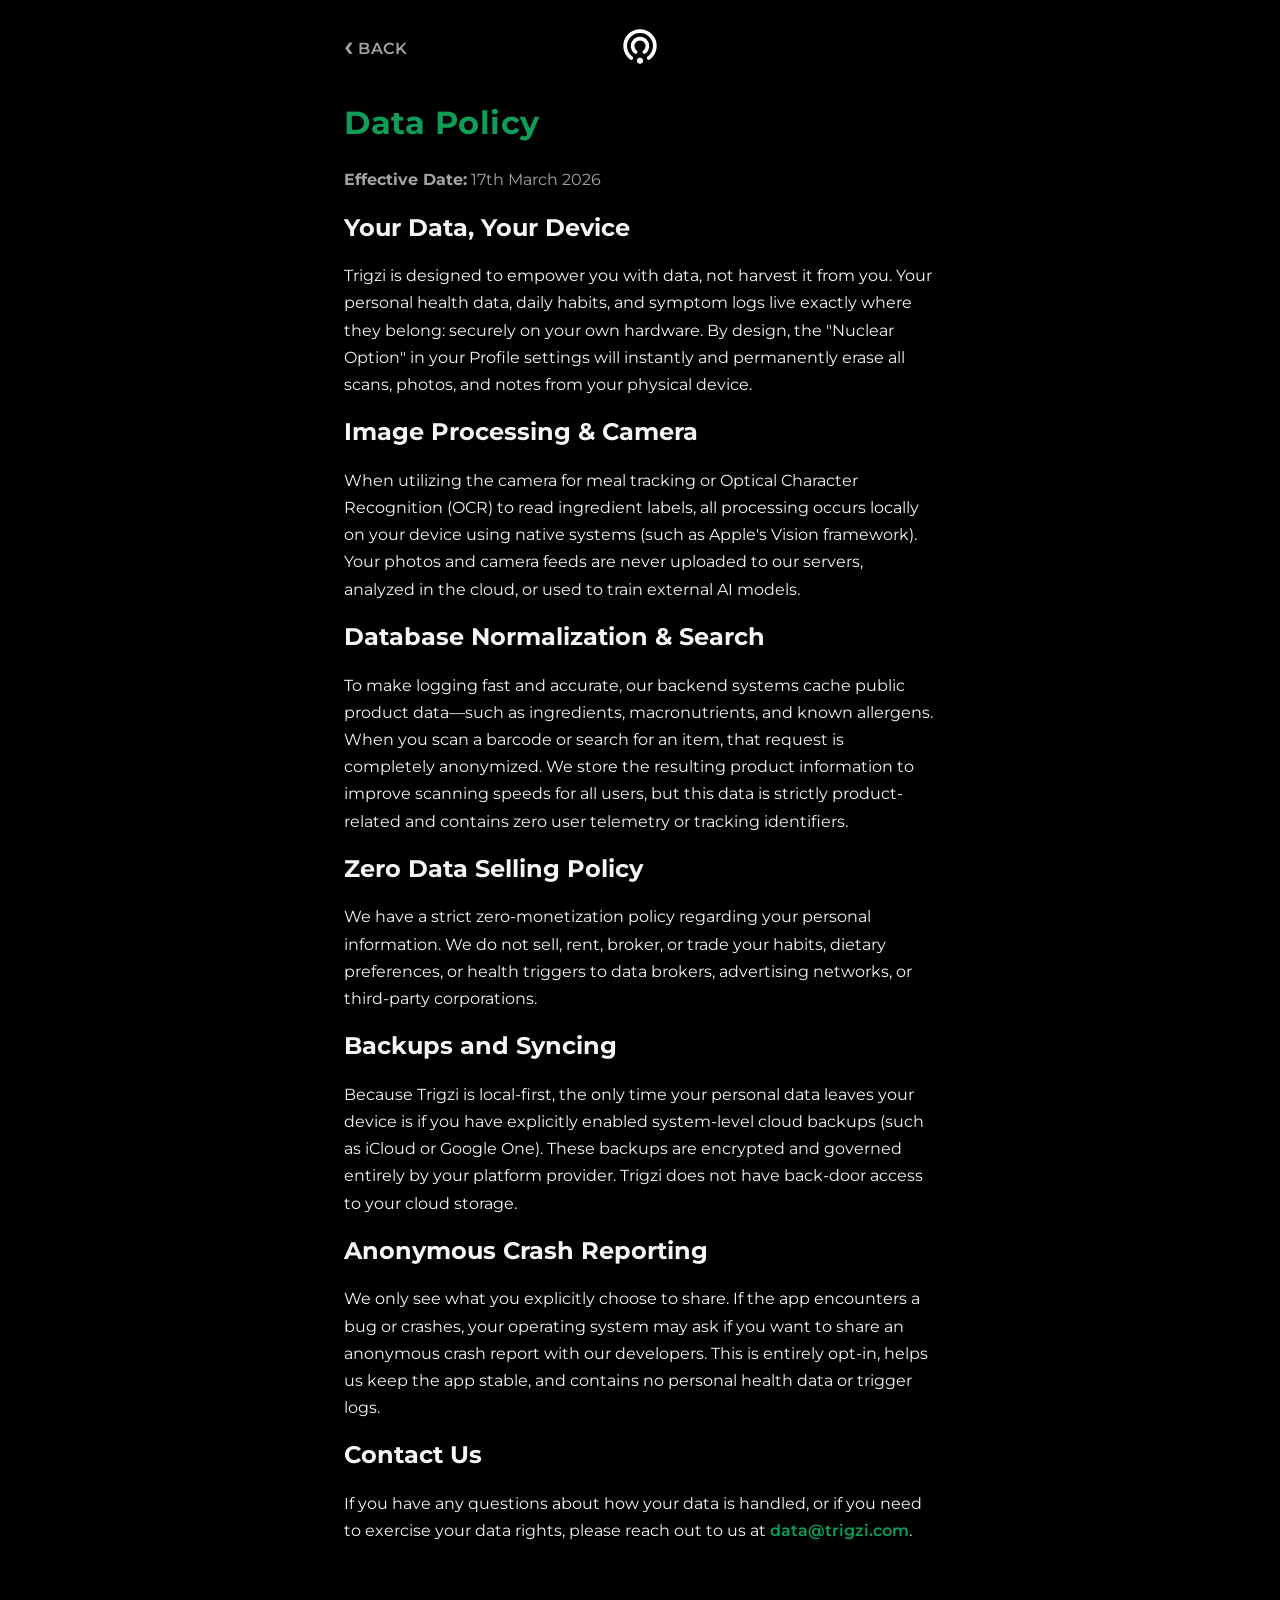
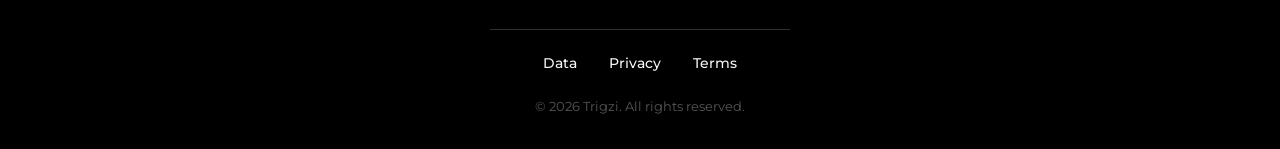
<file: html/data.html>
<!DOCTYPE html>
<html lang="en">
<head>
    <meta charset="UTF-8">
    <meta name="viewport" content="width=device-width, initial-scale=1.0">
    <title>Data Policy - Trigzi</title>
    <link rel="preconnect" href="https://fonts.googleapis.com">
    <link rel="preconnect" href="https://fonts.gstatic.com" crossorigin>
    <link href="https://fonts.googleapis.com/css2?family=Montserrat:wght@400;600;700&display=swap" rel="stylesheet">
    <link rel="stylesheet" href="css/trigzi.css">
</head>
<body>
	<header class="top-nav">
        <a href="index.html" class="back-link">
            <span class="chevron">&#8249;</span> Back
        </a>
        <a href="index.html">
            <img src="images/trigzi_icon_white.svg" alt="Trigzi Logo" class="logo">
        </a>
    </header>
    <main>
        <h1 class="page-title">Data Policy</h1>
        <p style="color: var(--text-muted);"><strong>Effective Date:</strong> 17th March 2026</p>

        <h2>Your Data, Your Device</h2>
        <p>Trigzi is designed to empower you with data, not harvest it from you. Your personal health data, daily habits, and symptom logs live exactly where they belong: securely on your own hardware. By design, the "Nuclear Option" in your Profile settings will instantly and permanently erase all scans, photos, and notes from your physical device.</p>

        <h2>Image Processing & Camera</h2>
        <p>When utilizing the camera for meal tracking or Optical Character Recognition (OCR) to read ingredient labels, all processing occurs locally on your device using native systems (such as Apple's Vision framework). Your photos and camera feeds are never uploaded to our servers, analyzed in the cloud, or used to train external AI models.</p>

        <h2>Database Normalization & Search</h2>
        <p>To make logging fast and accurate, our backend systems cache public product data—such as ingredients, macronutrients, and known allergens. When you scan a barcode or search for an item, that request is completely anonymized. We store the resulting product information to improve scanning speeds for all users, but this data is strictly product-related and contains zero user telemetry or tracking identifiers.</p>

        <h2>Zero Data Selling Policy</h2>
        <p>We have a strict zero-monetization policy regarding your personal information. We do not sell, rent, broker, or trade your habits, dietary preferences, or health triggers to data brokers, advertising networks, or third-party corporations.</p>

        <h2>Backups and Syncing</h2>
        <p>Because Trigzi is local-first, the only time your personal data leaves your device is if you have explicitly enabled system-level cloud backups (such as iCloud or Google One). These backups are encrypted and governed entirely by your platform provider. Trigzi does not have back-door access to your cloud storage.</p>

        <h2>Anonymous Crash Reporting</h2>
        <p>We only see what you explicitly choose to share. If the app encounters a bug or crashes, your operating system may ask if you want to share an anonymous crash report with our developers. This is entirely opt-in, helps us keep the app stable, and contains no personal health data or trigger logs.</p>

        <h2>Contact Us</h2>
        <p>If you have any questions about how your data is handled, or if you need to exercise your data rights, please reach out to us at <a href="mailto:data@trigzi.com">data@trigzi.com</a>.</p>
    </main>

    <footer>
        <hr class="footer-divider">
        <nav>
            <a href="data.html">Data</a>
            <a href="privacy.html">Privacy</a>
            <a href="terms_and_conditions.html">Terms</a>
        </nav>
        <p class="copyright">&copy; 2026 Trigzi. All rights reserved.</p>
    </footer>

</body>
</html>
</file>
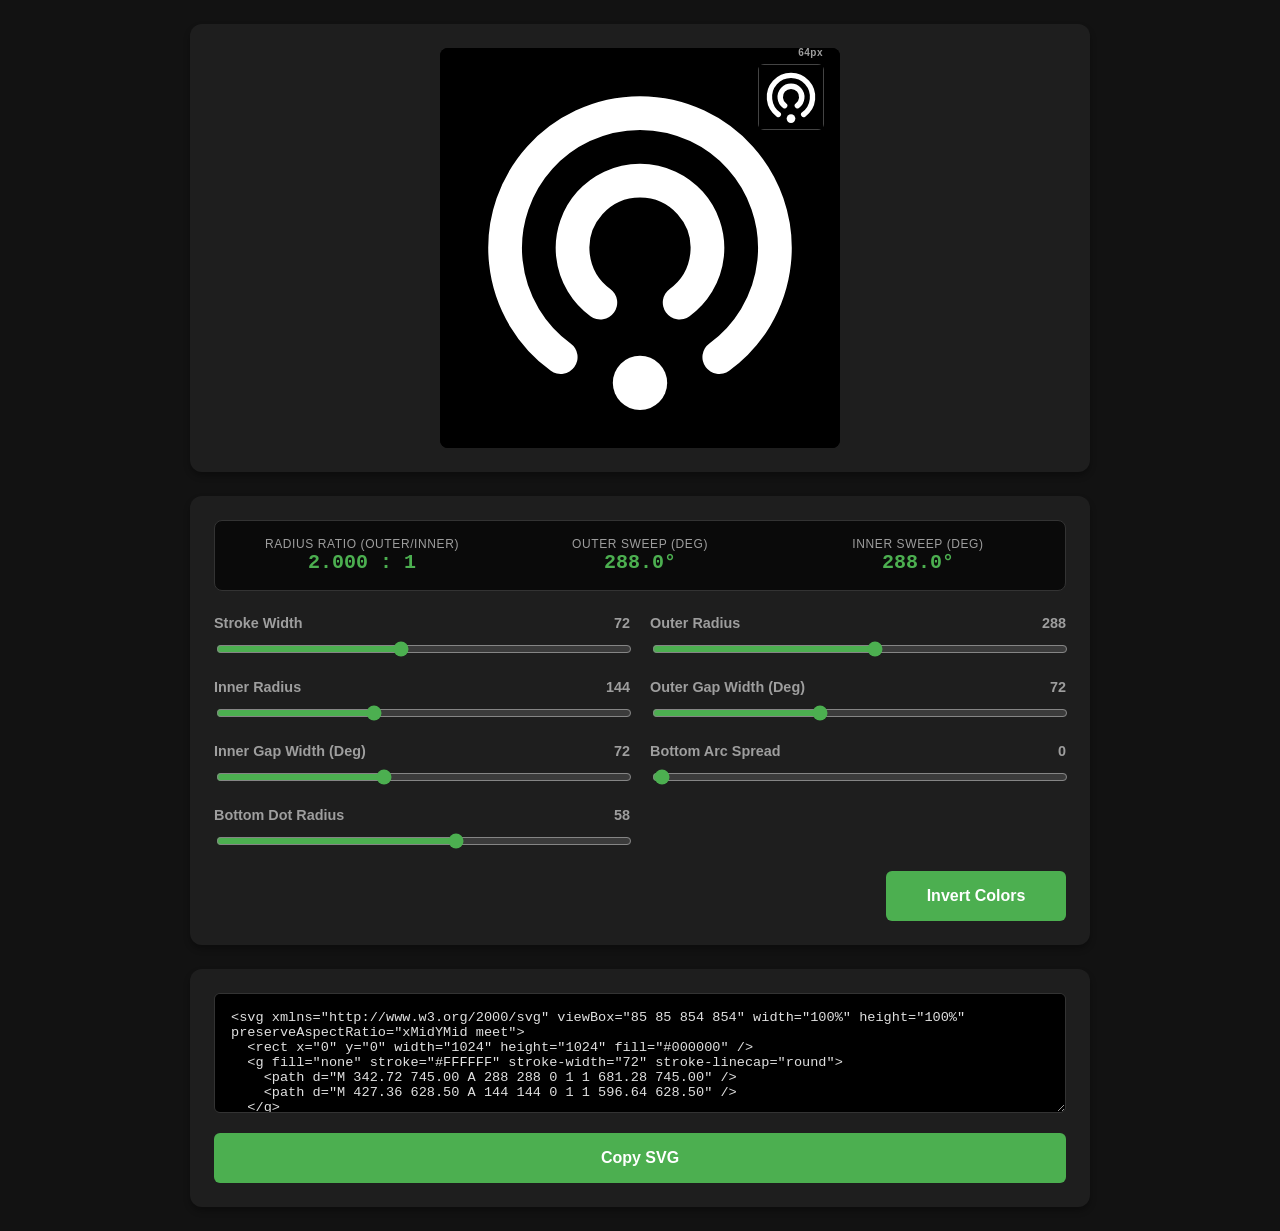
<file: html/logo.html>
<!DOCTYPE html>
<html lang="en">
<head>
    <meta charset="UTF-8">
    <meta name="viewport" content="width=device-width, initial-scale=1.0">
    <title>Geometry & Ratio Explorer</title>
    <style>
        :root {
            --bg-color: #121212;
            --panel-bg: #1e1e1e;
            --text-main: #e0e0e0;
            --text-muted: #9e9e9e;
            --accent: #4caf50;
            --accent-hover: #45a049;
            --telemetry-bg: #0a0a0a;
            --telemetry-border: #333;
        }
        body {
            background-color: var(--bg-color);
            color: var(--text-main);
            font-family: -apple-system, BlinkMacSystemFont, "Segoe UI", Roboto, Helvetica, Arial, sans-serif;
            margin: 0;
            padding: 1.5rem;
            display: flex;
            justify-content: center;
        }
        .container {
            max-width: 900px;
            width: 100%;
            display: flex;
            flex-direction: column;
            gap: 1.5rem;
        }
        .panel {
            background-color: var(--panel-bg);
            border-radius: 12px;
            padding: 1.5rem;
            box-shadow: 0 4px 6px rgba(0,0,0,0.3);
        }
        .preview-container {
            position: relative;
            display: flex;
            justify-content: center;
            background-color: #000;
            border-radius: 8px;
            aspect-ratio: 1 / 1;
            overflow: hidden;
            max-height: 400px; 
            margin: 0 auto; 
        }
        #svgPreview {
            width: 100%;
            height: 100%;
        }
        .icon-box {
            position: absolute;
            top: 1rem;
            right: 1rem;
            width: 64px;
            height: 64px;
            background-color: #000;
            border: 1px solid #444;
            border-radius: 6px;
            box-shadow: 0 4px 12px rgba(0,0,0,0.5);
            display: flex;
            justify-content: center;
            align-items: center;
            overflow: visible; 
        }
        .icon-box::before {
            content: "64px";
            position: absolute;
            top: -18px;
            right: 0;
            font-size: 10px;
            font-weight: 600;
            color: var(--text-muted);
            letter-spacing: 0.5px;
        }
        .controls-grid {
            display: grid;
            grid-template-columns: repeat(auto-fit, minmax(280px, 1fr));
            gap: 1.25rem;
        }
        .control-group {
            display: flex;
            flex-direction: column;
            gap: 0.5rem;
        }
        .control-header {
            display: flex;
            justify-content: space-between;
            font-size: 0.9rem;
            font-weight: 600;
            color: var(--text-muted);
        }
        input[type=range] {
            width: 100%;
            accent-color: var(--accent);
        }
        .telemetry-grid {
            display: grid;
            grid-template-columns: repeat(3, 1fr);
            gap: 1rem;
            background-color: var(--telemetry-bg);
            border: 1px solid var(--telemetry-border);
            border-radius: 8px;
            padding: 1rem;
            margin-bottom: 1.5rem;
        }
        .metric {
            display: flex;
            flex-direction: column;
            align-items: center;
            text-align: center;
        }
        .metric-label {
            font-size: 0.75rem;
            text-transform: uppercase;
            letter-spacing: 0.05em;
            color: var(--text-muted);
        }
        .metric-value {
            font-size: 1.25rem;
            font-weight: bold;
            color: var(--accent);
            font-family: "Courier New", Courier, monospace;
        }
        textarea {
            width: 100%;
            height: 120px;
            background-color: #000;
            color: var(--text-main);
            border: 1px solid #333;
            border-radius: 6px;
            padding: 1rem;
            font-family: "Courier New", Courier, monospace;
            font-size: 0.85rem;
            resize: vertical;
            box-sizing: border-box;
        }
        button {
            background-color: var(--accent);
            color: white;
            border: none;
            border-radius: 6px;
            padding: 1rem;
            font-size: 1rem;
            font-weight: bold;
            cursor: pointer;
            transition: background-color 0.2s;
            margin-top: 1rem;
            width: 100%;
        }
        button:hover {
            background-color: var(--accent-hover);
        }
        .invert-control {
            grid-column: 1 / -1;
            justify-content: flex-end;
            align-items: flex-end;
        }
        #invertBtn {
            margin-top: 0;
            max-width: 180px;
        }
    </style>
</head>
<body>

<div class="container">
    <div class="panel">
        <div class="preview-container">
            <div id="svgPreview"></div>
            <div class="icon-box" id="iconPreview" title="64x64 Icon Scale"></div>
        </div>
    </div>

    <div class="panel">
        <div class="telemetry-grid">
            <div class="metric">
                <span class="metric-label">Radius Ratio (Outer/Inner)</span>
                <span class="metric-value" id="metric-radius-ratio">0.00</span>
            </div>
            <div class="metric">
                <span class="metric-label">Outer Sweep (Deg)</span>
                <span class="metric-value" id="metric-outer-sweep">0.0</span>
            </div>
            <div class="metric">
                <span class="metric-label">Inner Sweep (Deg)</span>
                <span class="metric-value" id="metric-inner-sweep">0.0</span>
            </div>
        </div>

        <div class="controls-grid">
            <div class="control-group">
                <div class="control-header">
                    <label>Stroke Width</label>
                    <span id="val-strokeWidth">72</span>
                </div>
                <input type="range" id="strokeWidth" min="10" max="150" value="72">
            </div>
            <div class="control-group">
                <div class="control-header">
                    <label>Outer Radius</label>
                    <span id="val-outerRadius">288</span>
                </div>
                <input type="range" id="outerRadius" min="100" max="450" value="288">
            </div>
            <div class="control-group">
                <div class="control-header">
                    <label>Inner Radius</label>
                    <span id="val-innerRadius">144</span>
                </div>
                <input type="range" id="innerRadius" min="50" max="300" value="144">
            </div>
            <div class="control-group">
                <div class="control-header">
                    <label>Outer Gap Width (Deg)</label>
                    <span id="val-outerGapWidth">72</span>
                </div>
                <input type="range" id="outerGapWidth" min="0" max="180" value="72">
            </div>
            <div class="control-group">
                <div class="control-header">
                    <label>Inner Gap Width (Deg)</label>
                    <span id="val-innerGapWidth">72</span>
                </div>
                <input type="range" id="innerGapWidth" min="0" max="180" value="72">
            </div>
            <div class="control-group">
                <div class="control-header">
                    <label>Bottom Arc Spread</label>
                    <span id="val-bottomArcSpread">0</span>
                </div>
                <input type="range" id="bottomArcSpread" min="-1" max="180" value="0">
            </div>
            <div class="control-group">
                <div class="control-header">
                    <label>Bottom Dot Radius</label>
                    <span id="val-dotRadius">58</span>
                </div>
                <input type="range" id="dotRadius" min="0" max="100" value="58">
            </div>
            <div class="control-group invert-control">
                <button id="invertBtn" type="button" onclick="toggleInvert()">Invert Colors</button>
            </div>
        </div>
    </div>

    <div class="panel">
        <textarea id="svgOutput" readonly></textarea>
        <button id="copyBtn" onclick="copyToClipboard()">Copy SVG</button>
    </div>
</div>

<script>
    const inputs = [
        'strokeWidth', 
        'outerRadius', 
        'innerRadius', 
        'outerGapWidth', 
        'innerGapWidth', 
        'bottomArcSpread',
        'dotRadius'
    ];
    
    let inverted = false;

    inputs.forEach(id => {
        document.getElementById(id).addEventListener('input', update);
    });

    function describeArc(x, y, radius, startAngle, endAngle) {
        const startRad = (startAngle * Math.PI) / 180;
        const endRad = (endAngle * Math.PI) / 180;
        
        const startX = x + radius * Math.cos(startRad);
        const startY = y + radius * Math.sin(startRad);
        const endX = x + radius * Math.cos(endRad);
        const endY = y + radius * Math.sin(endRad);
        
        let sweepAngle = endAngle - startAngle;
        while (sweepAngle < 0) sweepAngle += 360;
        
        const largeArcFlag = sweepAngle > 180 ? "1" : "0";
        return `M ${startX.toFixed(2)} ${startY.toFixed(2)} A ${radius} ${radius} 0 ${largeArcFlag} 1 ${endX.toFixed(2)} ${endY.toFixed(2)}`;
    }

    function update() {
        const state = {};
        inputs.forEach(id => {
            const val = parseFloat(document.getElementById(id).value);
            state[id] = val;
            document.getElementById(`val-${id}`).innerText = val;
        });

        const bgColor = inverted ? "#FFFFFF" : "#000000";
        const fgColor = inverted ? "#000000" : "#FFFFFF";

        const cx = 512;
        const cy = 512;
        const bottomAngle = 90; // 6 o'clock is 90 degrees in SVG Math.sin/cos

        // Arc start and end points for Outer
        const outerStartAngle = bottomAngle + state.outerGapWidth / 2;
        const outerEndAngle = (bottomAngle - state.outerGapWidth / 2) + 360;
        const outerSweep = outerEndAngle - outerStartAngle;

        // Arc start and end points for Inner
        const innerStartAngle = bottomAngle + state.innerGapWidth / 2;
        const innerEndAngle = (bottomAngle - state.innerGapWidth / 2) + 360;
        const innerSweep = innerEndAngle - innerStartAngle;

        const ratio = (state.outerRadius / state.innerRadius).toFixed(3);
        
        document.getElementById('metric-radius-ratio').innerText = `${ratio} : 1`;
        document.getElementById('metric-outer-sweep').innerText = `${outerSweep.toFixed(1)}°`;
        document.getElementById('metric-inner-sweep').innerText = `${innerSweep.toFixed(1)}°`;

        let svgContent = `  <rect x="0" y="0" width="1024" height="1024" fill="${bgColor}" />\n`;
        
        // Base Arcs
        svgContent += `  <g fill="none" stroke="${fgColor}" stroke-width="${state.strokeWidth}" stroke-linecap="round">\n`;
        svgContent += `    <path d="${describeArc(cx, cy, state.outerRadius, outerStartAngle, outerEndAngle)}" />\n`;
        svgContent += `    <path d="${describeArc(cx, cy, state.innerRadius, innerStartAngle, innerEndAngle)}" />\n`;
        
        // Gap State Machine
        if (state.bottomArcSpread > 0) {
            const spreadStart = bottomAngle - state.bottomArcSpread / 2;
            const spreadEnd = bottomAngle + state.bottomArcSpread / 2;
            svgContent += `    <path d="${describeArc(cx, cy, state.outerRadius, spreadStart, spreadEnd)}" />\n`;
        }
        svgContent += `  </g>\n`;

        if (state.bottomArcSpread === 0) {
            // Explicit circle using the dotRadius slider
            const dotY = cy + state.outerRadius; 
            svgContent += `  <circle cx="${cx}" cy="${dotY}" r="${state.dotRadius}" fill="${fgColor}" />\n`;
        }

        const svgString = `<svg xmlns="http://www.w3.org/2000/svg" viewBox="85 85 854 854" width="100%" height="100%" preserveAspectRatio="xMidYMid meet">\n${svgContent}</svg>`;

        document.getElementById('svgPreview').innerHTML = svgString;
        
        const iconPreview = document.getElementById('iconPreview');
        iconPreview.innerHTML = svgString;
        iconPreview.style.backgroundColor = bgColor;
        
        document.getElementById('svgPreview').parentElement.style.backgroundColor = bgColor;
        document.getElementById('svgOutput').value = svgString;
    }

    function toggleInvert() {
        inverted = !inverted;
        update();
    }

    function copyToClipboard() {
        const svgOutput = document.getElementById('svgOutput');
        svgOutput.select();
        navigator.clipboard.writeText(svgOutput.value).then(() => {
            const copyBtn = document.getElementById('copyBtn');
            const originalText = copyBtn.innerText;
            copyBtn.innerText = "Copied! ✓";
            copyBtn.style.backgroundColor = "#2e7d32";
            setTimeout(() => {
                copyBtn.innerText = originalText;
                copyBtn.style.backgroundColor = "var(--accent)";
            }, 2000);
        });
    }

    update();
</script>

</body>
</html>
</file>
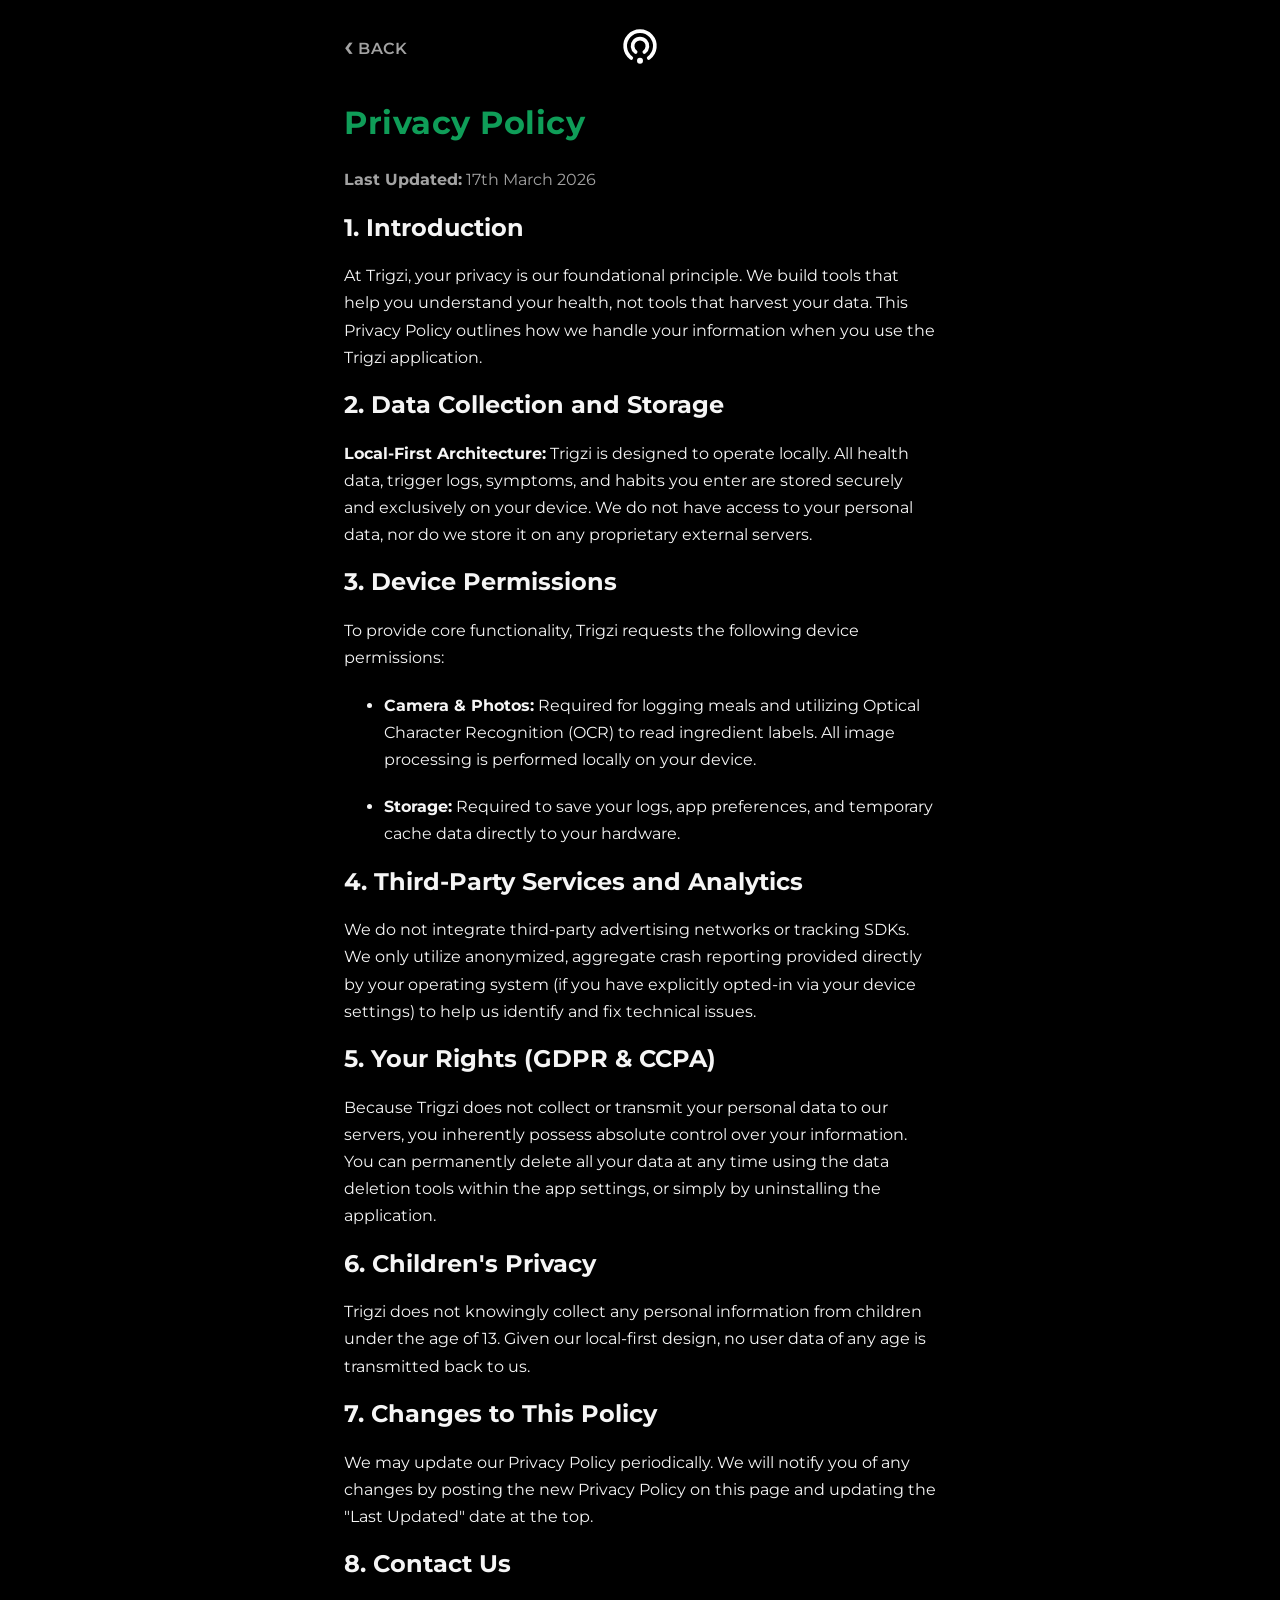
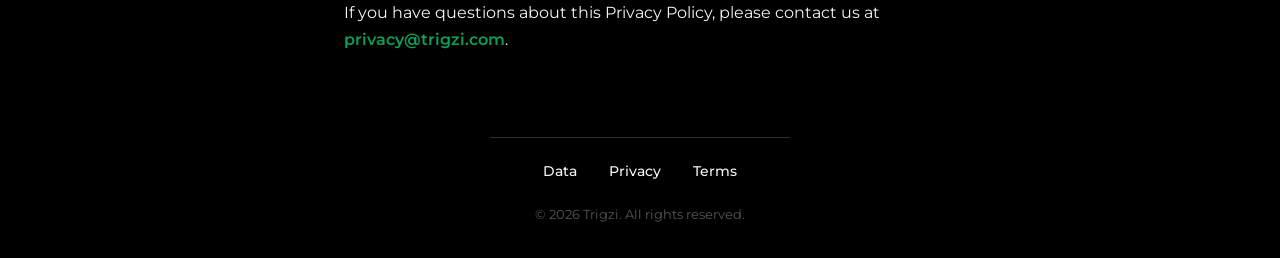
<file: html/privacy.html>
<!DOCTYPE html>
<html lang="en">
<head>
    <meta charset="UTF-8">
    <meta name="viewport" content="width=device-width, initial-scale=1.0">
    <title>Privacy Policy - Trigzi</title>
    <link rel="preconnect" href="https://fonts.googleapis.com">
    <link rel="preconnect" href="https://fonts.gstatic.com" crossorigin>
    <link href="https://fonts.googleapis.com/css2?family=Montserrat:wght@400;600;700&display=swap" rel="stylesheet">
    <link rel="stylesheet" href="css/trigzi.css">
</head>
<body>
	<header class="top-nav">
        <a href="index.html" class="back-link">
            <span class="chevron">&#8249;</span> Back
        </a>
        <a href="index.html">
            <img src="images/trigzi_icon_white.svg" alt="Trigzi Logo" class="logo">
        </a>
    </header>
    <main>
        <h1 class="page-title">Privacy Policy</h1>
        <p style="color: var(--text-muted);"><strong>Last Updated:</strong> 17th March 2026</p>

        <h2>1. Introduction</h2>
        <p>At Trigzi, your privacy is our foundational principle. We build tools that help you understand your health, not tools that harvest your data. This Privacy Policy outlines how we handle your information when you use the Trigzi application.</p>

        <h2>2. Data Collection and Storage</h2>
        <p><strong>Local-First Architecture:</strong> Trigzi is designed to operate locally. All health data, trigger logs, symptoms, and habits you enter are stored securely and exclusively on your device. We do not have access to your personal data, nor do we store it on any proprietary external servers.</p>

        <h2>3. Device Permissions</h2>
        <p>To provide core functionality, Trigzi requests the following device permissions:</p>
        <ul>
            <li><p><strong>Camera & Photos:</strong> Required for logging meals and utilizing Optical Character Recognition (OCR) to read ingredient labels. All image processing is performed locally on your device.</p></li>
            <li><p><strong>Storage:</strong> Required to save your logs, app preferences, and temporary cache data directly to your hardware.</p></li>
        </ul>

        <h2>4. Third-Party Services and Analytics</h2>
        <p>We do not integrate third-party advertising networks or tracking SDKs. We only utilize anonymized, aggregate crash reporting provided directly by your operating system (if you have explicitly opted-in via your device settings) to help us identify and fix technical issues.</p>

        <h2>5. Your Rights (GDPR & CCPA)</h2>
        <p>Because Trigzi does not collect or transmit your personal data to our servers, you inherently possess absolute control over your information. You can permanently delete all your data at any time using the data deletion tools within the app settings, or simply by uninstalling the application.</p>

        <h2>6. Children's Privacy</h2>
        <p>Trigzi does not knowingly collect any personal information from children under the age of 13. Given our local-first design, no user data of any age is transmitted back to us.</p>

        <h2>7. Changes to This Policy</h2>
        <p>We may update our Privacy Policy periodically. We will notify you of any changes by posting the new Privacy Policy on this page and updating the "Last Updated" date at the top.</p>

        <h2>8. Contact Us</h2>
        <p>If you have questions about this Privacy Policy, please contact us at <a href="mailto:privacy@trigzi.com">privacy@trigzi.com</a>.</p>
    </main>

    <footer>
        <hr class="footer-divider">
        <nav>
            <a href="data.html">Data</a>
            <a href="privacy.html">Privacy</a>
            <a href="terms_and_conditions.html">Terms</a>
        </nav>
        <p class="copyright">&copy; 2026 Trigzi. All rights reserved.</p>
    </footer>

</body>
</html>
</file>
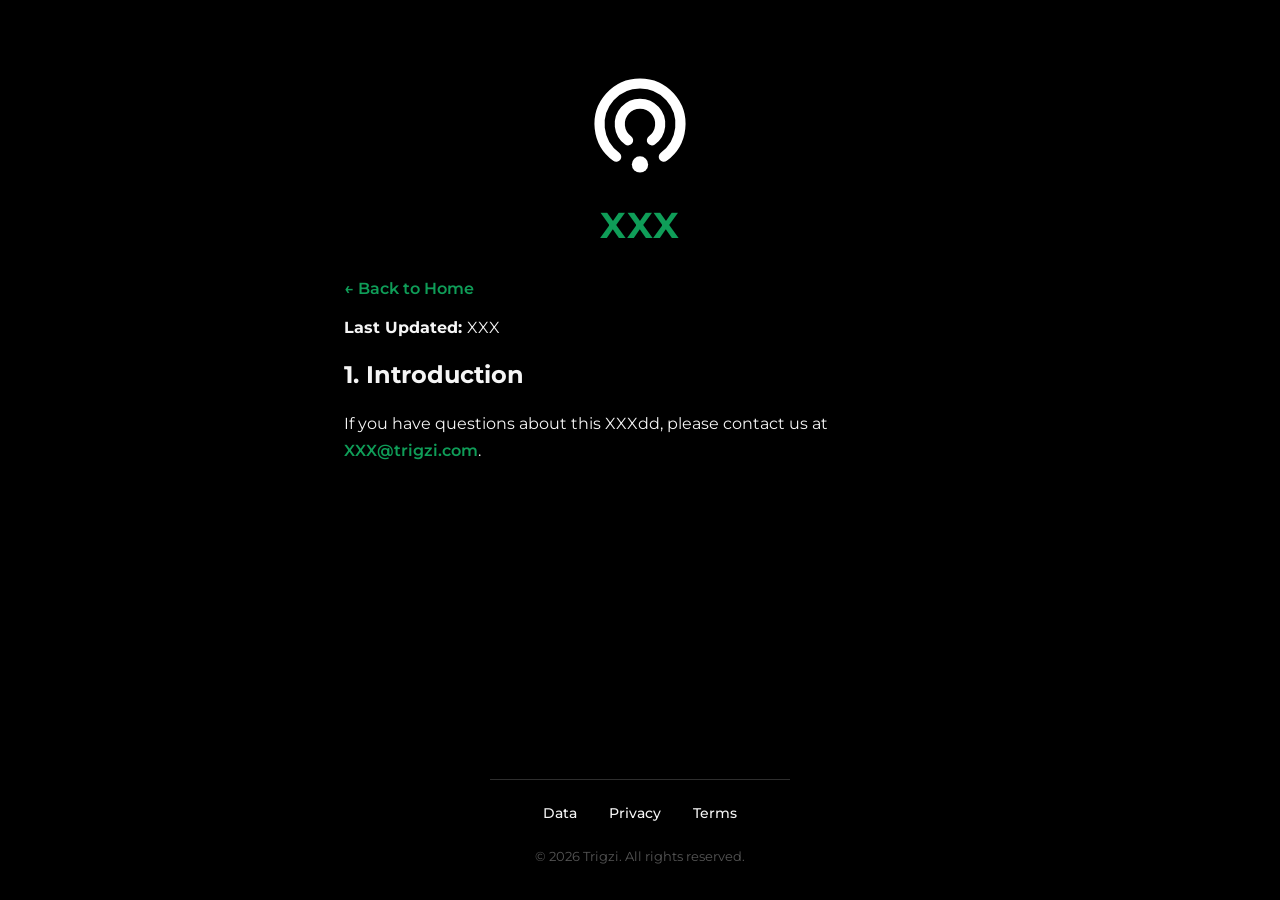
<file: html/template.html>
<!DOCTYPE html>
<html lang="en">
<head>
    <meta charset="UTF-8">
    <meta name="viewport" content="width=device-width, initial-scale=1.0">
    <title>XXX - Trigzi</title>
    
    <link href="https://fonts.googleapis.com/css2?family=Montserrat:wght@400;700&display=swap" rel="stylesheet">
    <link rel="stylesheet" href="css/trigzi.css">
</head>
<body>

    <header class="hero">
        <a href="index.html">
            <img src="images/trigzi_icon_white.svg" alt="Trigzi Logo" class="logo">
        </a>
        <h1 class="trigzi">XXX</h1>
    </header>

    <main>
        <section class="content-container">
            <div class="content-box">
                <a href="index.html" class="back-link">&larr; Back to Home</a>

<!-- Content -->
<p><strong>Last Updated: </strong>XXX</p>

<h2>1. Introduction</h2>
<p>If you have questions about this XXXdd, please contact us at <a href="mailto:XXX@trigzi.com">XXX@trigzi.com</a>.</p>
<!-- End Content -->

            </div>
        </section>
    </main>

    <footer>
        <hr class="footer-divider">
        <nav>
            <a href="data.html">Data</a>
            <a href="privacy.html">Privacy</a>
            <a href="terms_and_conditions.html">Terms</a>
        </nav>
        <p class="copyright">&copy; 2026 Trigzi. All rights reserved.</p>
    </footer>

</body>
</html>
</file>
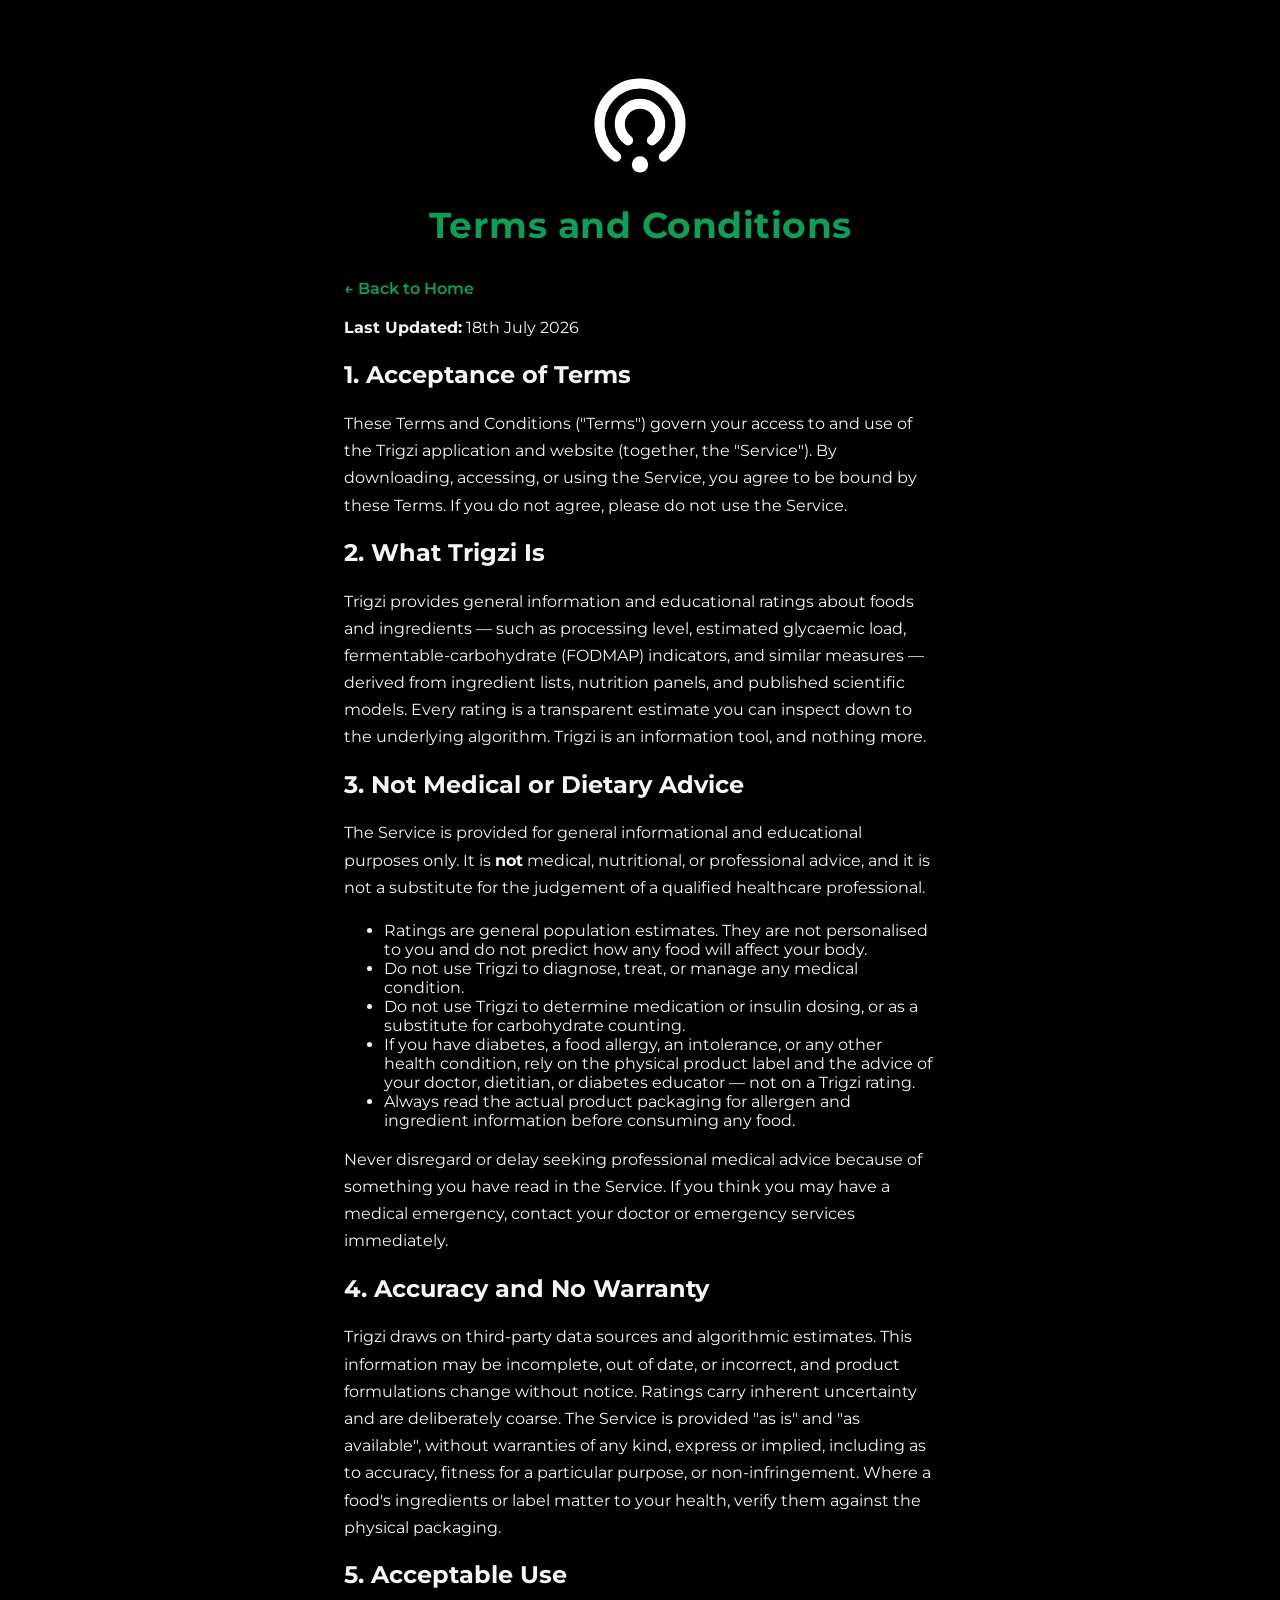
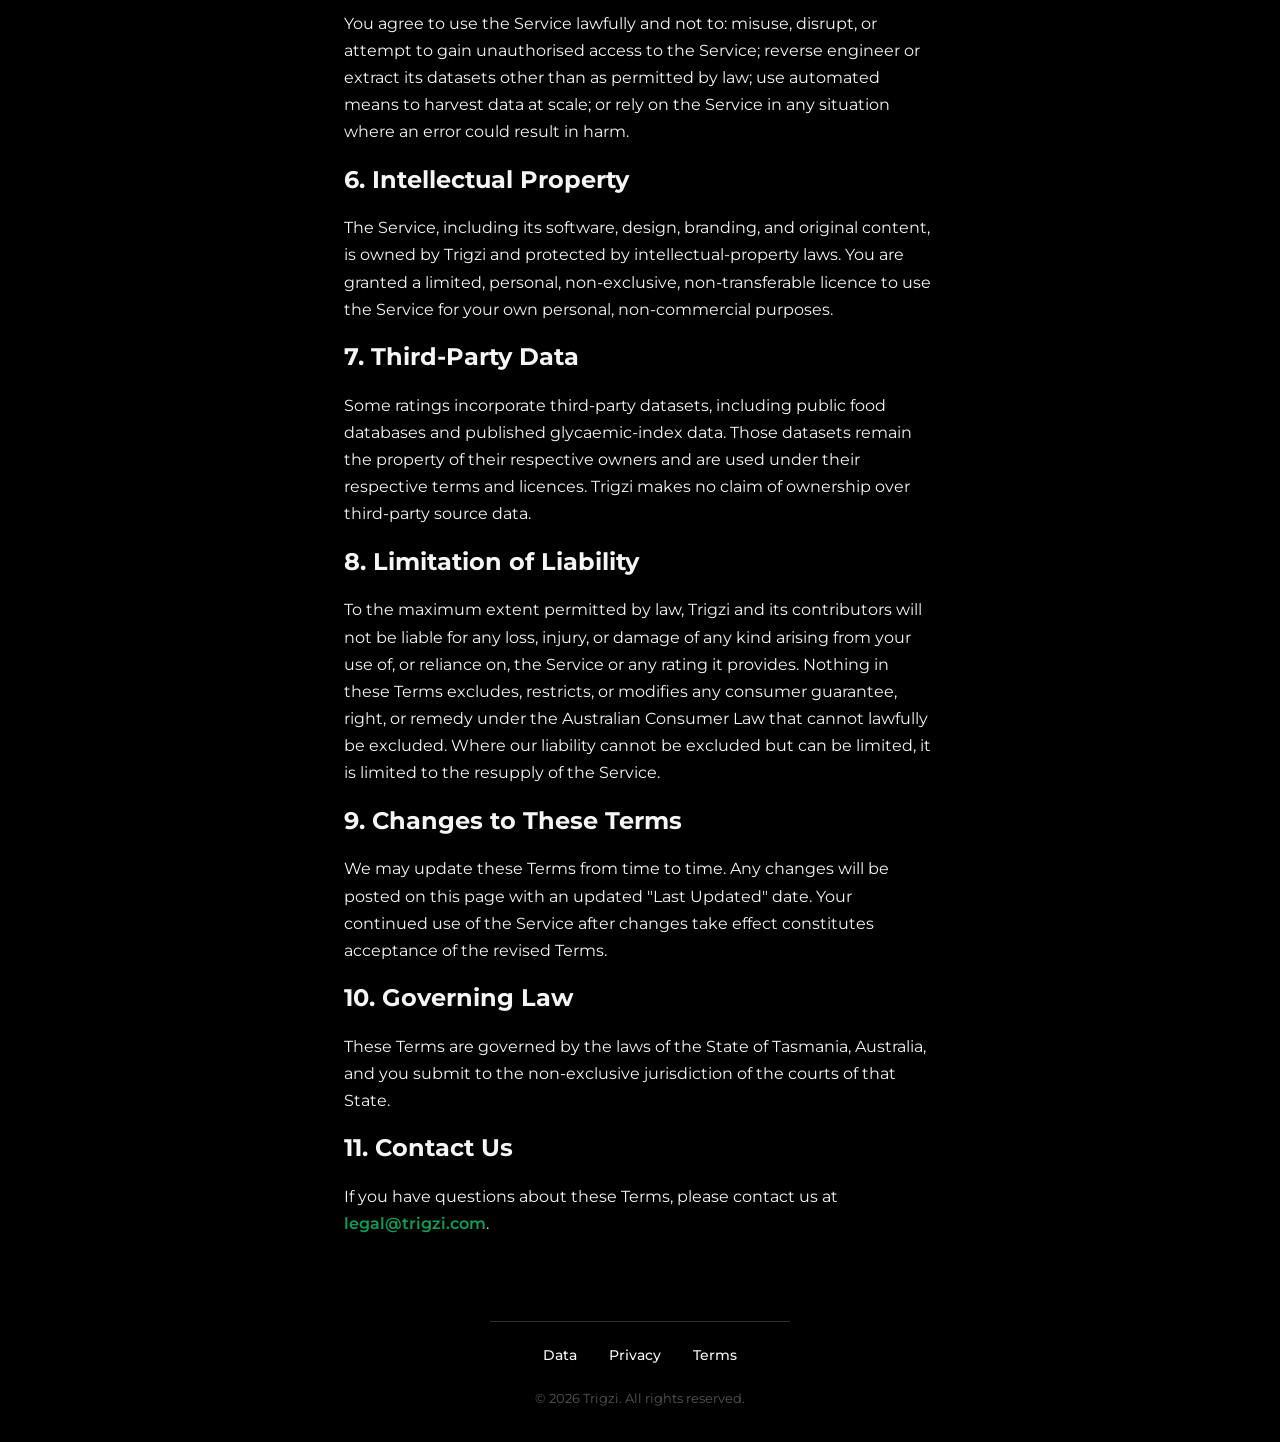
<file: html/terms_and_conditions.html>
<!DOCTYPE html>
<html lang="en">
<head>
    <meta charset="UTF-8">
    <meta name="viewport" content="width=device-width, initial-scale=1.0">
    <title>Terms and Conditions - Trigzi</title>

    <link href="https://fonts.googleapis.com/css2?family=Montserrat:wght@400;700&display=swap" rel="stylesheet">
    <link rel="stylesheet" href="css/trigzi.css">
</head>
<body>

    <header class="hero">
        <a href="index.html">
            <img src="images/trigzi_icon_white.svg" alt="Trigzi Logo" class="logo">
        </a>
        <h1 class="trigzi">Terms and Conditions</h1>
    </header>

    <main>
        <section class="content-container">
            <div class="content-box">
                <a href="index.html" class="back-link">&larr; Back to Home</a>
<p><strong>Last Updated:</strong> 18th July 2026</p>

<h2>1. Acceptance of Terms</h2>
<p>These Terms and Conditions ("Terms") govern your access to and use of the Trigzi application and website (together, the "Service"). By downloading, accessing, or using the Service, you agree to be bound by these Terms. If you do not agree, please do not use the Service.</p>

<h2>2. What Trigzi Is</h2>
<p>Trigzi provides general information and educational ratings about foods and ingredients &mdash; such as processing level, estimated glycaemic load, fermentable-carbohydrate (FODMAP) indicators, and similar measures &mdash; derived from ingredient lists, nutrition panels, and published scientific models. Every rating is a transparent estimate you can inspect down to the underlying algorithm. Trigzi is an information tool, and nothing more.</p>

<h2>3. Not Medical or Dietary Advice</h2>
<p>The Service is provided for general informational and educational purposes only. It is <strong>not</strong> medical, nutritional, or professional advice, and it is not a substitute for the judgement of a qualified healthcare professional.</p>
<ul>
    <li>Ratings are general population estimates. They are not personalised to you and do not predict how any food will affect your body.</li>
    <li>Do not use Trigzi to diagnose, treat, or manage any medical condition.</li>
    <li>Do not use Trigzi to determine medication or insulin dosing, or as a substitute for carbohydrate counting.</li>
    <li>If you have diabetes, a food allergy, an intolerance, or any other health condition, rely on the physical product label and the advice of your doctor, dietitian, or diabetes educator &mdash; not on a Trigzi rating.</li>
    <li>Always read the actual product packaging for allergen and ingredient information before consuming any food.</li>
</ul>
<p>Never disregard or delay seeking professional medical advice because of something you have read in the Service. If you think you may have a medical emergency, contact your doctor or emergency services immediately.</p>

<h2>4. Accuracy and No Warranty</h2>
<p>Trigzi draws on third-party data sources and algorithmic estimates. This information may be incomplete, out of date, or incorrect, and product formulations change without notice. Ratings carry inherent uncertainty and are deliberately coarse. The Service is provided "as is" and "as available", without warranties of any kind, express or implied, including as to accuracy, fitness for a particular purpose, or non-infringement. Where a food's ingredients or label matter to your health, verify them against the physical packaging.</p>

<h2>5. Acceptable Use</h2>
<p>You agree to use the Service lawfully and not to: misuse, disrupt, or attempt to gain unauthorised access to the Service; reverse engineer or extract its datasets other than as permitted by law; use automated means to harvest data at scale; or rely on the Service in any situation where an error could result in harm.</p>

<h2>6. Intellectual Property</h2>
<p>The Service, including its software, design, branding, and original content, is owned by Trigzi and protected by intellectual-property laws. You are granted a limited, personal, non-exclusive, non-transferable licence to use the Service for your own personal, non-commercial purposes.</p>

<h2>7. Third-Party Data</h2>
<p>Some ratings incorporate third-party datasets, including public food databases and published glycaemic-index data. Those datasets remain the property of their respective owners and are used under their respective terms and licences. Trigzi makes no claim of ownership over third-party source data.</p>

<h2>8. Limitation of Liability</h2>
<p>To the maximum extent permitted by law, Trigzi and its contributors will not be liable for any loss, injury, or damage of any kind arising from your use of, or reliance on, the Service or any rating it provides. Nothing in these Terms excludes, restricts, or modifies any consumer guarantee, right, or remedy under the Australian Consumer Law that cannot lawfully be excluded. Where our liability cannot be excluded but can be limited, it is limited to the resupply of the Service.</p>

<h2>9. Changes to These Terms</h2>
<p>We may update these Terms from time to time. Any changes will be posted on this page with an updated "Last Updated" date. Your continued use of the Service after changes take effect constitutes acceptance of the revised Terms.</p>

<h2>10. Governing Law</h2>
<p>These Terms are governed by the laws of the State of Tasmania, Australia, and you submit to the non-exclusive jurisdiction of the courts of that State.</p>

<h2>11. Contact Us</h2>
<p>If you have questions about these Terms, please contact us at <a href="mailto:legal@trigzi.com">legal@trigzi.com</a>.</p>
            </div>
        </section>
    </main>

    <footer>
        <hr class="footer-divider">
        <nav>
            <a href="data.html">Data</a>
            <a href="privacy.html">Privacy</a>
            <a href="terms_and_conditions.html">Terms</a>
        </nav>
        <p class="copyright">&copy; 2026 Trigzi. All rights reserved.</p>
    </footer>

</body>
</html>
</file>
<file: html/css/trigzi.css>
:root {
  /* Dark Mode Base Lighting */
  --bg-color: #000000;         
  --panel-bg: #181818;         
  --border-color: #2e2e2e;     
  
  /* Typography */
  --text-main: #f5f5f5;        
  --text-muted: #a3a3a3;       
  
  /* Semantic Material Palette */
  --brand-red: #EA4335;        
  --brand-yellow: #FBBC04;     
  --brand-green: #0F9D58;      
  --brand-blue: #4285F4;       
}

/* =========================================
   RESET & BASE TYPOGRAPHY
   ========================================= */
html, body {
  font-family: 'Montserrat', -apple-system, BlinkMacSystemFont, sans-serif;
  background-color: var(--bg-color);
  color: var(--text-main);
  margin: 0;
  padding: 0;
  display: flex;
  flex-direction: column;
  min-height: 100vh;
  -webkit-font-smoothing: antialiased;
  -moz-osx-font-smoothing: grayscale;
}

main {
  flex: 1;
  width: 100%;
  max-width: 640px; 
  margin: 0 auto;
  padding: 0 1.5rem 2rem;
  box-sizing: border-box;
}

h1, h2, h3 { 
  color: var(--text-main); 
  font-weight: 700;
  line-height: 1.2;
}

p { 
  line-height: 1.7; 
  margin-bottom: 1.25rem; 
  font-size: 1rem;
}

a { 
  color: var(--brand-green); 
  text-decoration: none; 
  font-weight: 600; 
  transition: color 0.2s ease, text-decoration 0.2s ease; 
}

a:hover { 
  color: var(--brand-yellow); 
  text-decoration: none; 
}

/* =========================================
   TOP NAV (Text Pages)
   ========================================= */
.top-nav {
  position: relative;
  display: flex;
  justify-content: center; 
  align-items: center;
  padding: 1.5rem 1.5rem 0;
  max-width: 640px;
  margin: 0 auto;
  width: 100%;
  box-sizing: border-box;
}

.top-nav .back-link {
  position: absolute;
  left: 1.5rem; 
  display: inline-flex;
  align-items: center;
  gap: 0.25rem; /* Tightened so the chevron sits closer to the text */
  color: var(--text-muted);
  font-size: 1rem;
  font-weight: 600;
  text-transform: uppercase;
  letter-spacing: 0.05em;
  transition: color 0.2s ease;
  margin: 0;
}

.top-nav .back-link:hover {
  color: var(--text-main);
}

.chevron {
  font-size: 1.8rem;
  line-height: 0;
  transform: translateY(-2px); /* Optical nudge to match Montserrat baseline */
}

.top-nav .logo {
  width: 44px;
  height: 44px;
}

.page-title {
  color: var(--brand-green);
  font-size: 2rem;
  margin: 2rem 0 1.5rem;
  letter-spacing: 0.5px;
}

/* =========================================
   HERO SECTION (Index)
   ========================================= */
.hero {
  text-align: center;
  padding: 4rem 1rem 2rem;
  display: flex;
  flex-direction: column;
  align-items: center;
  gap: 0.5rem;
}

.hero .logo {
  width: 120px;
  height: 120px;
  margin-bottom: 0.5rem;
}

.hero h1.trigzi {
  color: var(--brand-green);
  margin: 0;
  font-size: 2.25rem;
  letter-spacing: 0.5px;
}

.hero h2.tagline {
  margin: 0;
  font-size: 1.1rem;
  font-weight: 400;
  letter-spacing: 0.25px;
  color: var(--text-muted);
}

/* =========================================
   INDEX BENEFITS BOX
   ========================================= */
.benefits-container {
  max-width: 400px;
  margin-left: auto;
  margin-right: auto;
  width: 100%;
}

.benefits-box {
  background: var(--panel-bg);
  padding: 2.5rem;
  border-radius: 16px;
  border: 1px solid var(--border-color);
  box-shadow: 0 16px 40px rgba(0, 0, 0, 0.8), inset 0 1px 0 rgba(255, 255, 255, 0.05);
  margin-bottom: 2.5rem;
}

.ticks {
  list-style: none;
  padding: 0;
  margin: 0;
  display: flex;
  flex-direction: column;
  gap: 1.25rem;
}

.ticks li {
  padding-left: 2rem;
  position: relative;
  font-weight: 600;
  font-size: 1.1rem;
  line-height: 1.4;
  color: var(--text-main);
}

.ticks li::before {
  content: '✓';
  position: absolute;
  left: 0;
  top: -2px;
  font-size: 1.2rem;
  font-weight: 800;
}

.ticks li:nth-child(1)::before { color: var(--brand-red); }
.ticks li:nth-child(2)::before { color: var(--brand-yellow); }
.ticks li:nth-child(3)::before { color: var(--brand-green); }

/* =========================================
   APP STORE BADGES
   ========================================= */
.store-links {
  margin-top: 40px;
  display: flex;
  justify-content: center;
  gap: 1.5rem;
  flex-wrap: wrap;
}

.store-badge {
  height: 48px;
  transition: transform 0.2s cubic-bezier(0.34, 1.56, 0.64, 1), opacity 0.2s ease;
  opacity: 0.85;
}

.store-badge:hover {
  transform: translateY(-3px);
  opacity: 1;
}

/* =========================================
   FOOTER
   ========================================= */
footer {
  text-align: center;
  padding: 2rem 0;
  margin-top: auto;
  width: 100%;
}

.footer-divider {
  border: 0;
  height: 1px;
  background: var(--border-color);
  margin: 0 auto 1.5rem;
  max-width: 300px;
}

footer nav {
  display: flex;
  justify-content: center;
  gap: 2rem;
  margin-bottom: 1.5rem;
}

footer nav a {
  color: var(--text-main);
  font-size: 0.9rem;
  font-weight: 500;
}

footer nav a:hover {
  color: var(--brand-yellow);
}

.copyright {
  font-size: 0.8rem;
  color: #555555;
  margin: 0;
}
</file>
